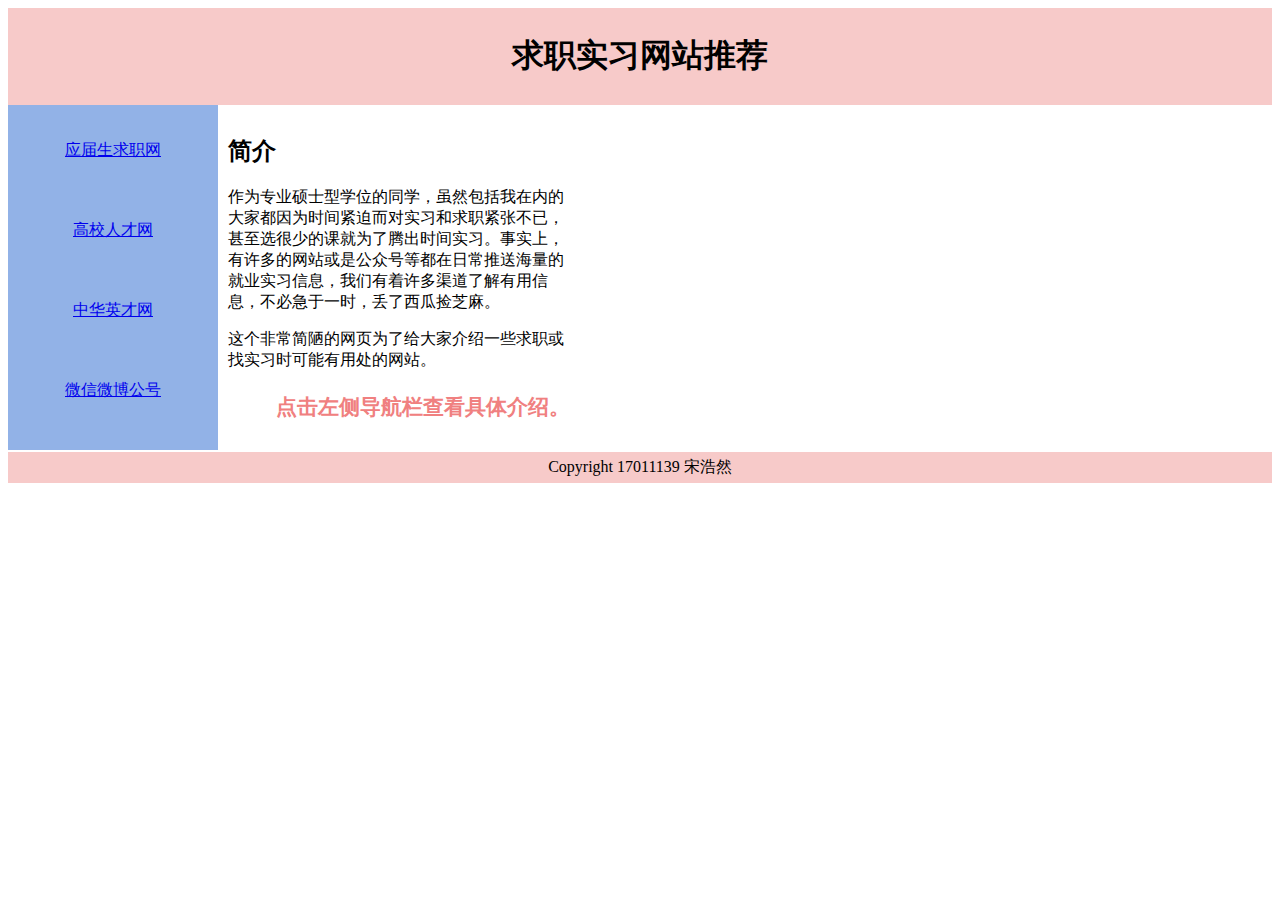
<file: index.html>
<!DOCTYPE html>
<html>

<head>
<style>
#header {
    background-color:rgb(247,202,201);
    color:black;
    text-align:center;
    padding:5px;
}
#nav { 
    line-height:80px;
    background-color:rgb(146,178,231);
    height:335px;
    width:200px;
    float:left;
    text-align:center;
    padding:5px;	      
}
#section {
    width:350px;
    float:left;
    padding:10px;	 	 
}
#footer {
    background-color:rgb(247,202,201);
    color:black;
    clear:both;
    text-align:center;
   padding:5px;	 	 
}
</style>
</head>

<body>

<div id="header">
<h1>求职实习网站推荐</h1>
</div>

<div id="nav">
<a href="index_应届生求职网.html" target="_blank">应届生求职网</a><br>

<a href="index_高校人才网.html" target="_blank">高校人才网</a><br>

<a href="index_中华英才网.html" target="_blank">中华英才网</a><br>

<a href="index_微信微博公号.html" target="_blank">微信微博公号</a><br>
</div>

<div id="section">
<h2>简介</h2>
<p>
    作为专业硕士型学位的同学，虽然包括我在内的大家都因为时间紧迫而对实习和求职紧张不已，甚至选很少的课就为了腾出时间实习。事实上，有许多的网站或是公众号等都在日常推送海量的就业实习信息，我们有着许多渠道了解有用信息，不必急于一时，丢了西瓜捡芝麻。</p>
<p>这个非常简陋的网页为了给大家介绍一些求职或找实习时可能有用处的网站。
</p>
<p style="text-align:center;color:#F08080;margin-left:40px;font-size:16pt;font-weight:bold">
点击左侧导航栏查看具体介绍。
</p>
</div>

<div id="footer">
Copyright 17011139 宋浩然
</div>

</body>
</html>
</file>
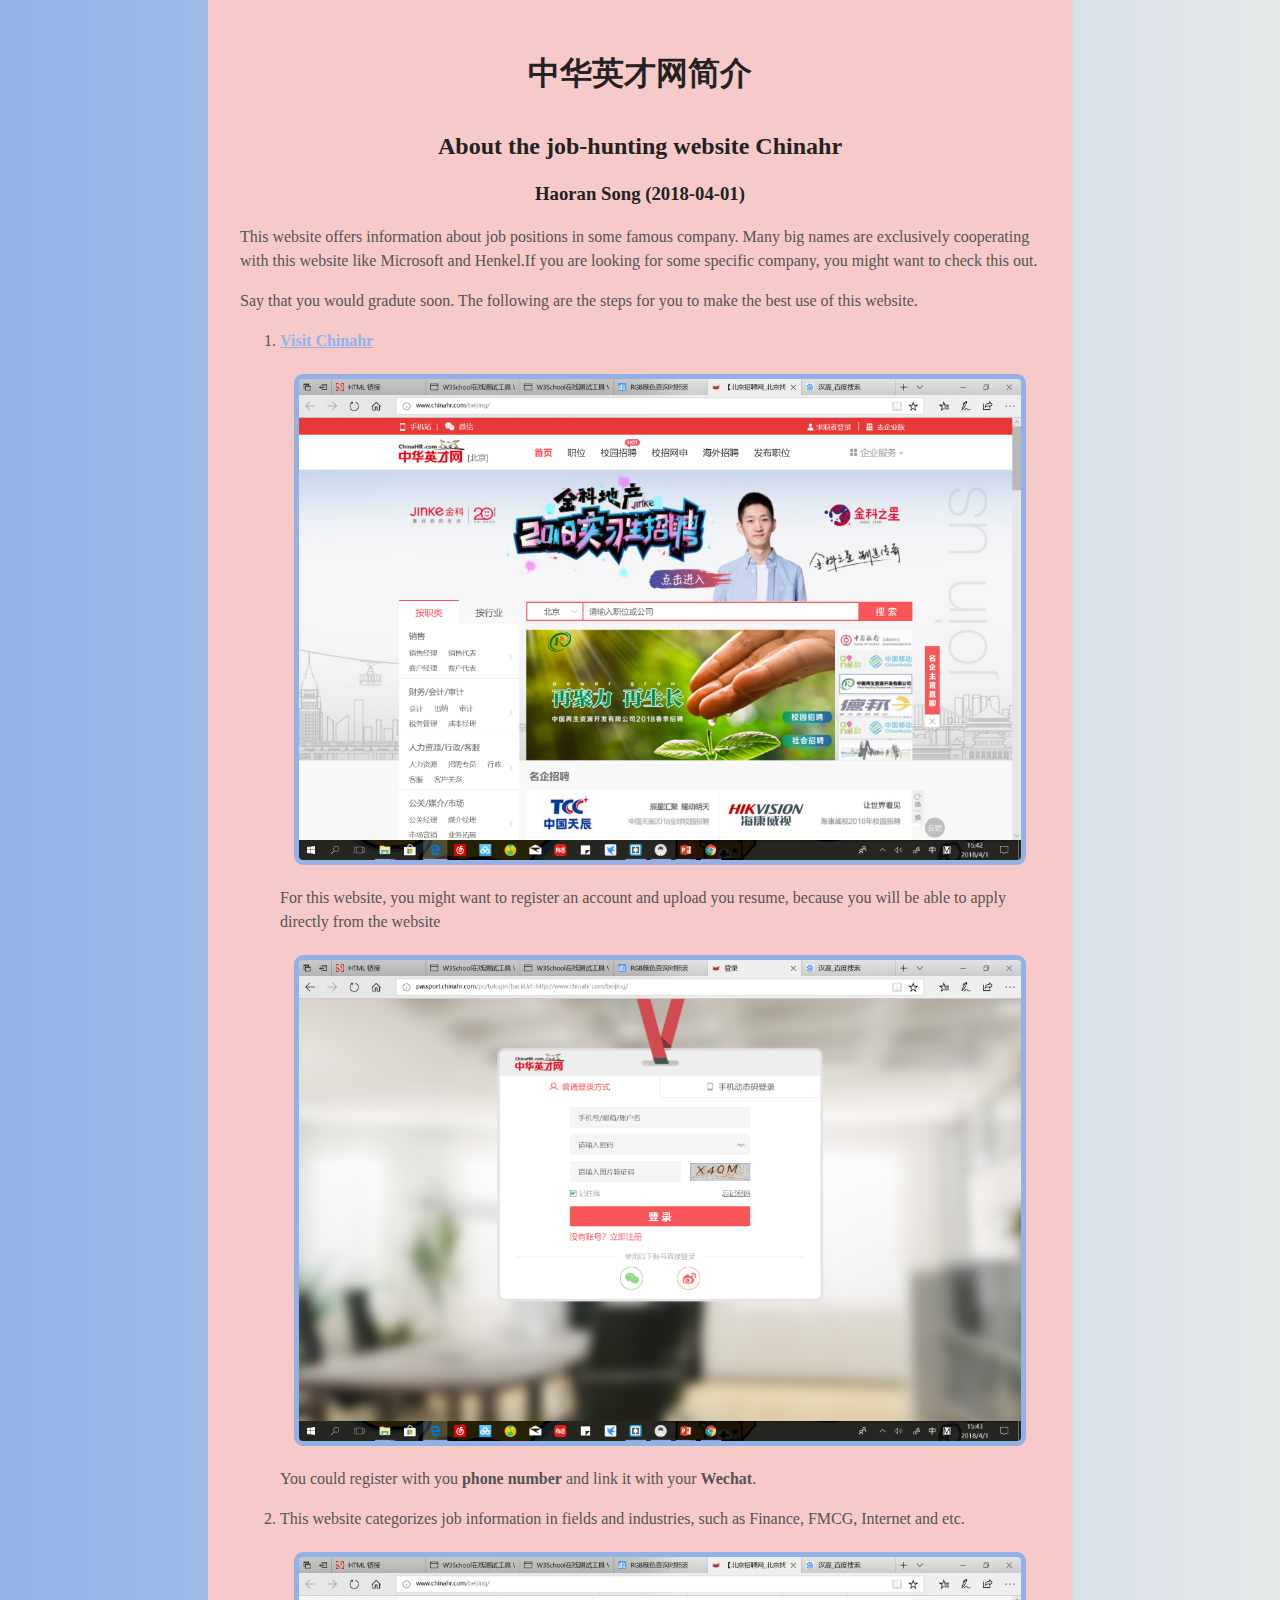
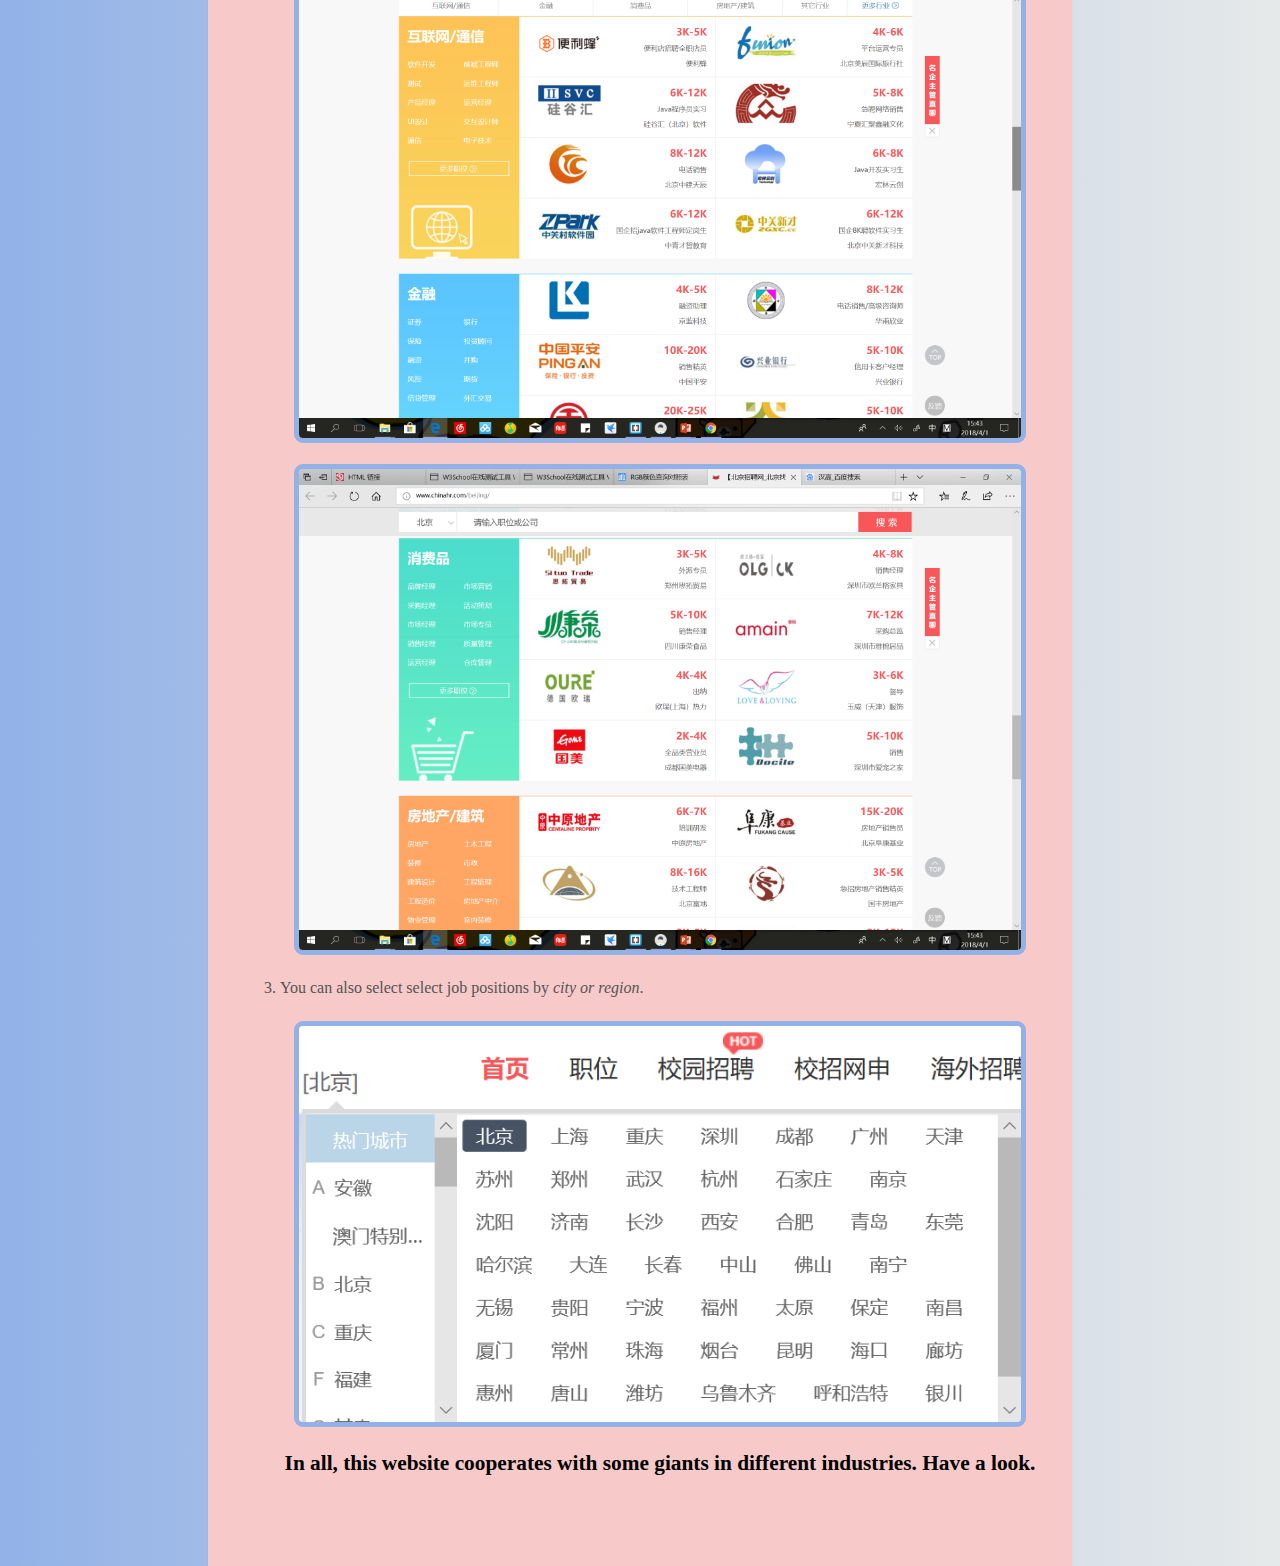
<file: index_中华英才网.html>
<!DOCTYPE html>
<html>
<head>
    <meta charset="utf-8">
    <meta http-equiv="X-UA-Compatible" content="IE=edge">
    <title>中华英才网</title>
    <meta name="description" content="How to use a job-hunting website">
    <meta name="author" content="Haoran Song">
    <link rel="stylesheet" href="style_子页.css">
</head>
<body>
    <h1>中华英才网简介</h1>
    <h2>About the job-hunting website Chinahr</h2>
    <h3>Haoran Song (2018-04-01)</h3>
    <p>This website offers information about job positions in some famous company. Many big names are exclusively cooperating with this website like Microsoft and Henkel.If you are looking for some specific company, you might want to check this out.</p>
    <p>Say that you would gradute soon. The following are the steps for you to make the best use of this website.</p>
    <ol>
        <li>
            <p><a href='http://www.chinahr.com/' target="_blank">Visit Chinahr</a></p>
            <p><img src='images/Chinahr1.png' alt='' /></p>
            <p>For this website, you might want to register an account and upload you resume, because you will be able to apply directly from the website</p>
            <p><img src='images/Chinahr4.png' alt='' /></p>
            <p>You could register with you <strong>phone number</strong> and link it with your <strong>Wechat</strong>.</p>
        </li>
        <li>
            <p>This website categorizes job information in fields and industries, such as Finance, FMCG, Internet and etc.
             <p><img src='images/Chinahr2.png' alt='' /></p>
             <p><img src='images/Chinahr3.png' alt='' /></p>
        </li>
        <li>
            <p>You can also select select job positions by <em>city or region</em>. </p>
            <p><img src='images/Chinahr5.png' alt='' />
        </li>
        <p style="text-align:center;color:#000000;font-size:16pt;font-weight:bold">In all, this website cooperates with some giants in different industries. Have a look.
        </p>
</file>
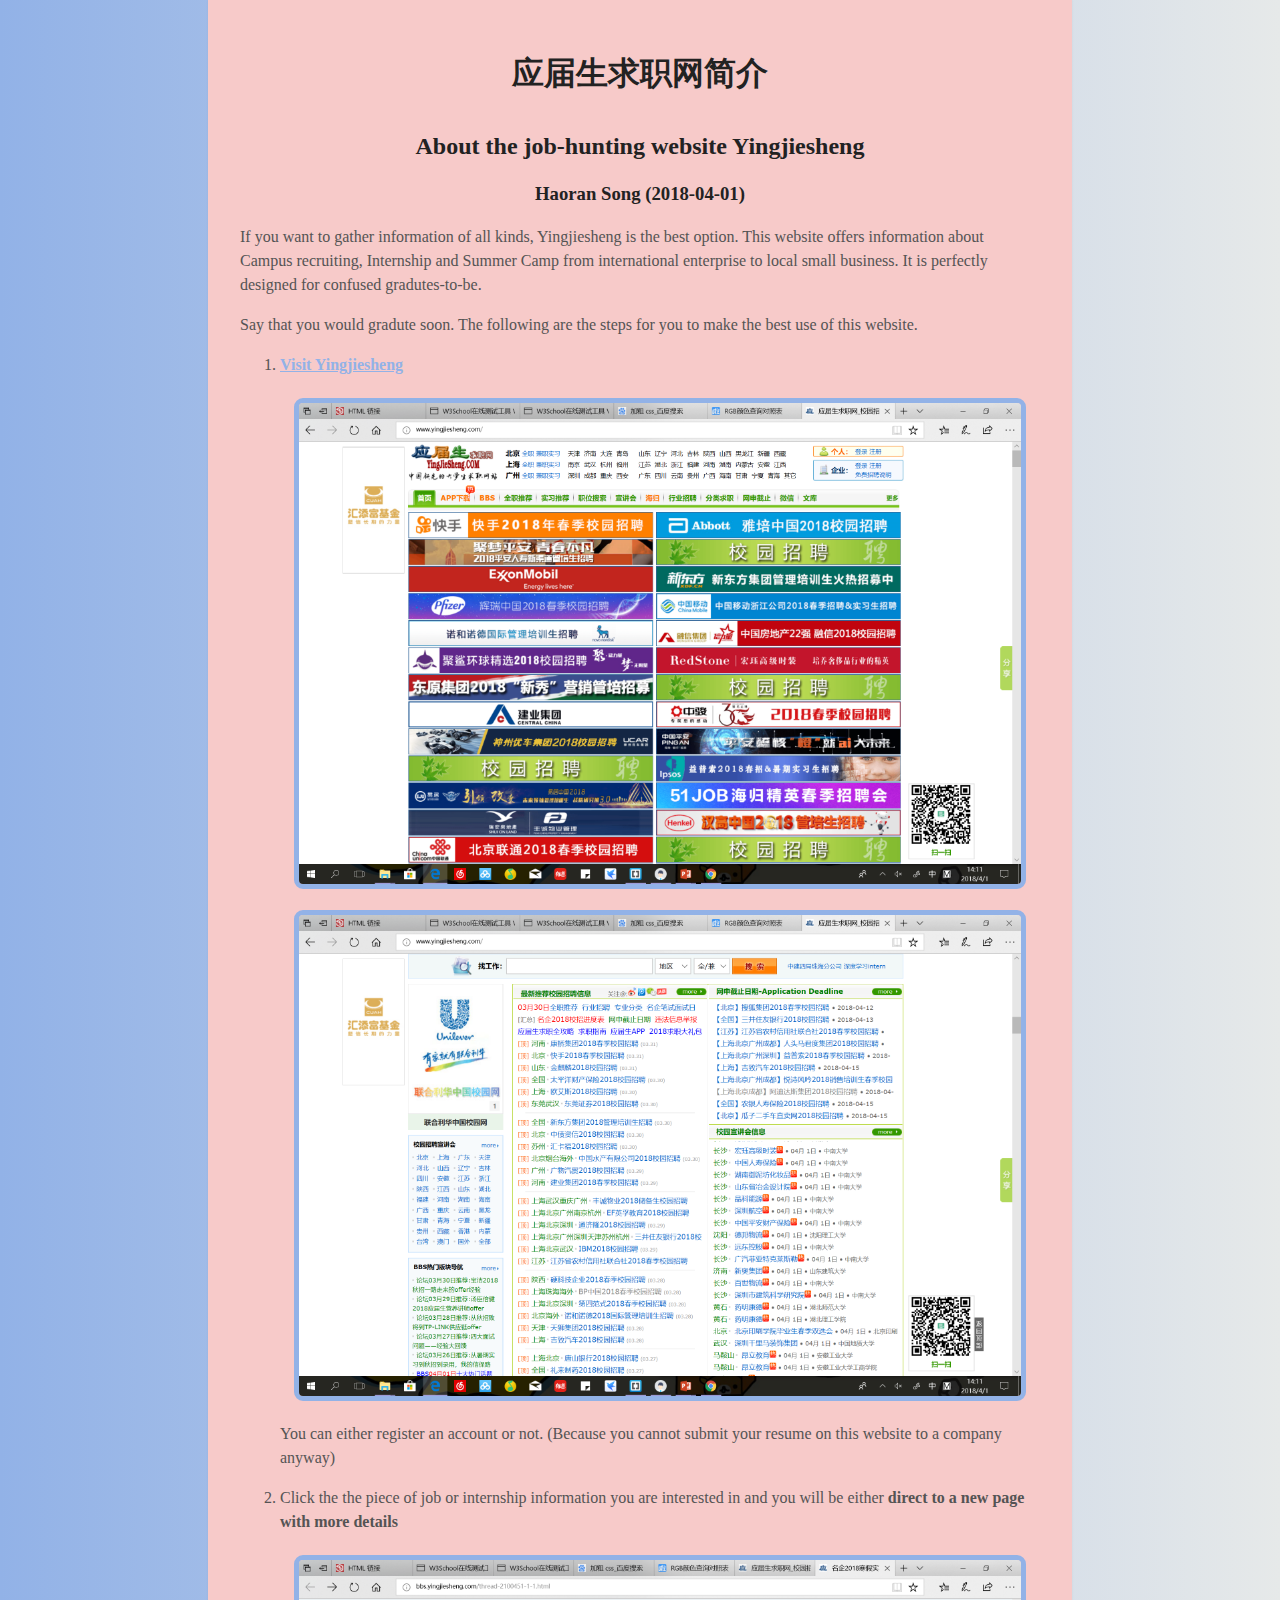
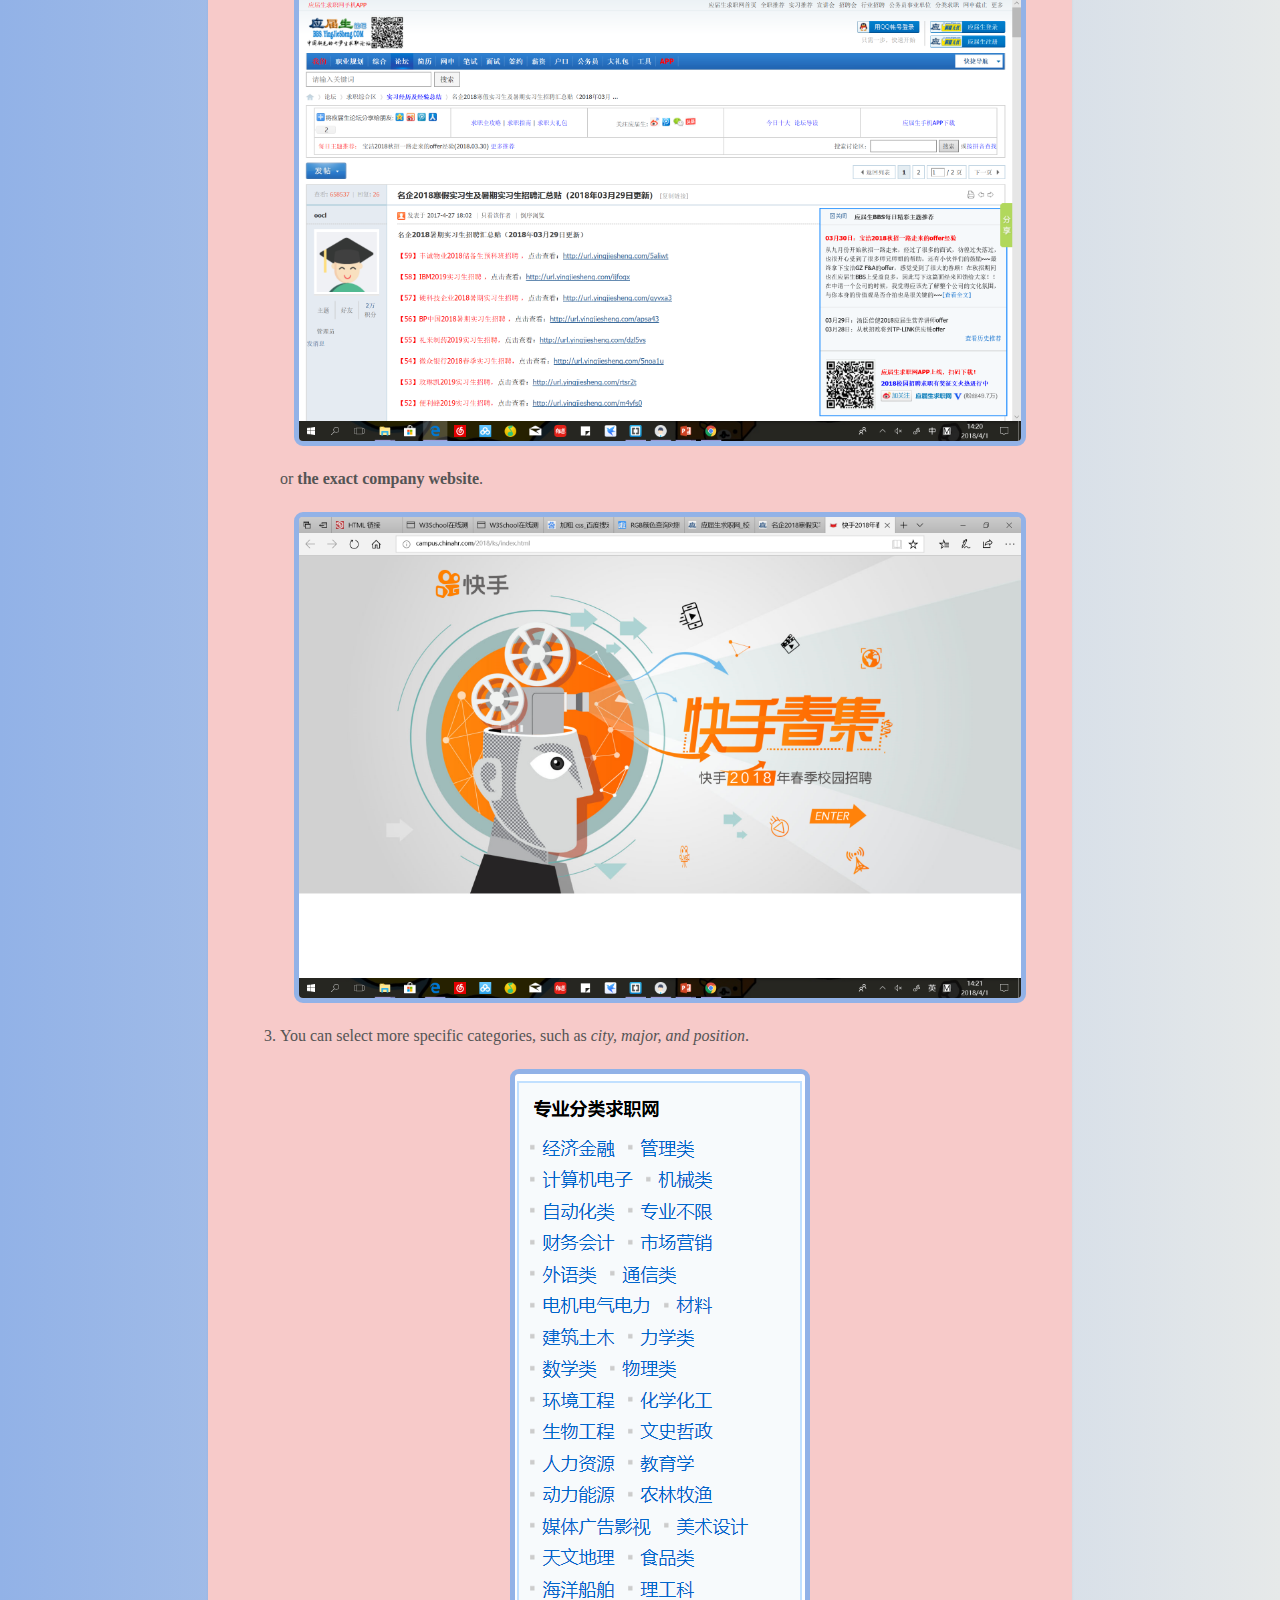
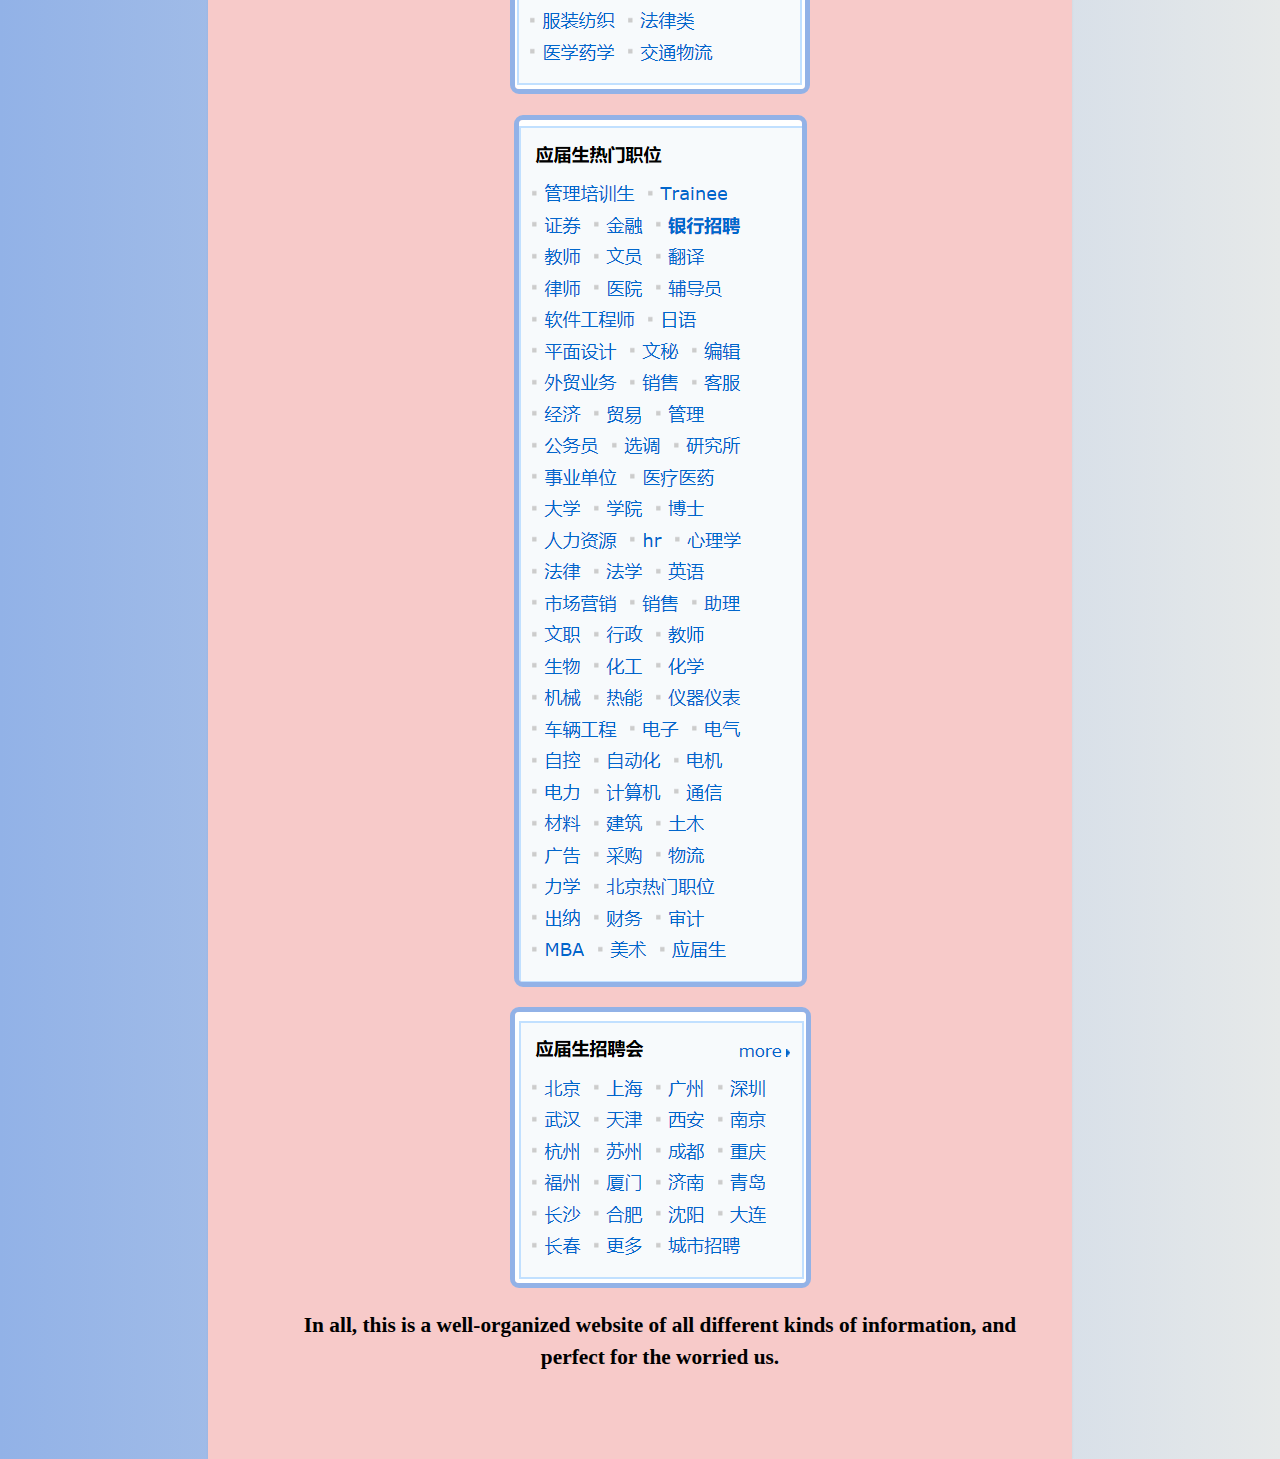
<file: index_应届生求职网.html>
<!DOCTYPE html>
<html>
<head>
    <meta charset="utf-8">
    <meta http-equiv="X-UA-Compatible" content="IE=edge">
    <title>应届生求职网</title>
    <meta name="description" content="How to use a job-hunting website">
    <meta name="author" content="Haoran Song">
    <link rel="stylesheet" href="style_子页.css">
</head>
<body>
    <h1>应届生求职网简介</h1>
    <h2>About the job-hunting website Yingjiesheng</h2>
    <h3>Haoran Song (2018-04-01)</h3>
    <p>If you want to gather information of all kinds, Yingjiesheng is the best option. This website offers information about Campus recruiting, Internship and Summer Camp from international enterprise to local small business. It is perfectly designed for confused gradutes-to-be.</p>
    <p>Say that you would gradute soon. The following are the steps for you to make the best use of this website.</p>
    <ol>
        <li>
            <p><a href='http://www.yingjiesheng.com/' target="_blank">Visit Yingjiesheng</a></p>
            <p><img src='images/Yingjiesheng1.png' alt='' /></p>
             <p><img src='images/Yingjiesheng2.png' alt='' /></p>
            <p>You can either register an account or not. (Because you cannot submit your resume on this website to a company anyway)</p>
        </li>
        <li>
            <p>Click the the piece of job or internship information you are interested in and you will be either <strong>direct to a new page with more details</strong>
             <p><img src='images/Yingjiesheng3.png' alt='' /></p>
             or <strong>the exact company website</strong>.
             <p><img src='images/Yingjiesheng4.png' alt='' /></p>
        </li>
        <li>
            <p>You can select more specific categories, such as <em>city, major, and position</em>. </p>
            <p><img src='images/Yingjiesheng5.png' alt='' />
            <img src='images/Yingjiesheng6.png' alt='' />
            <img src='images/Yingjiesheng7.png' alt='' /></p>
        </li>
        <p style="text-align:center;color:#000000;font-size:16pt;font-weight:bold">In all, this is a well-organized website of all different kinds of information, and perfect for the worried us.
        </p>
</file>
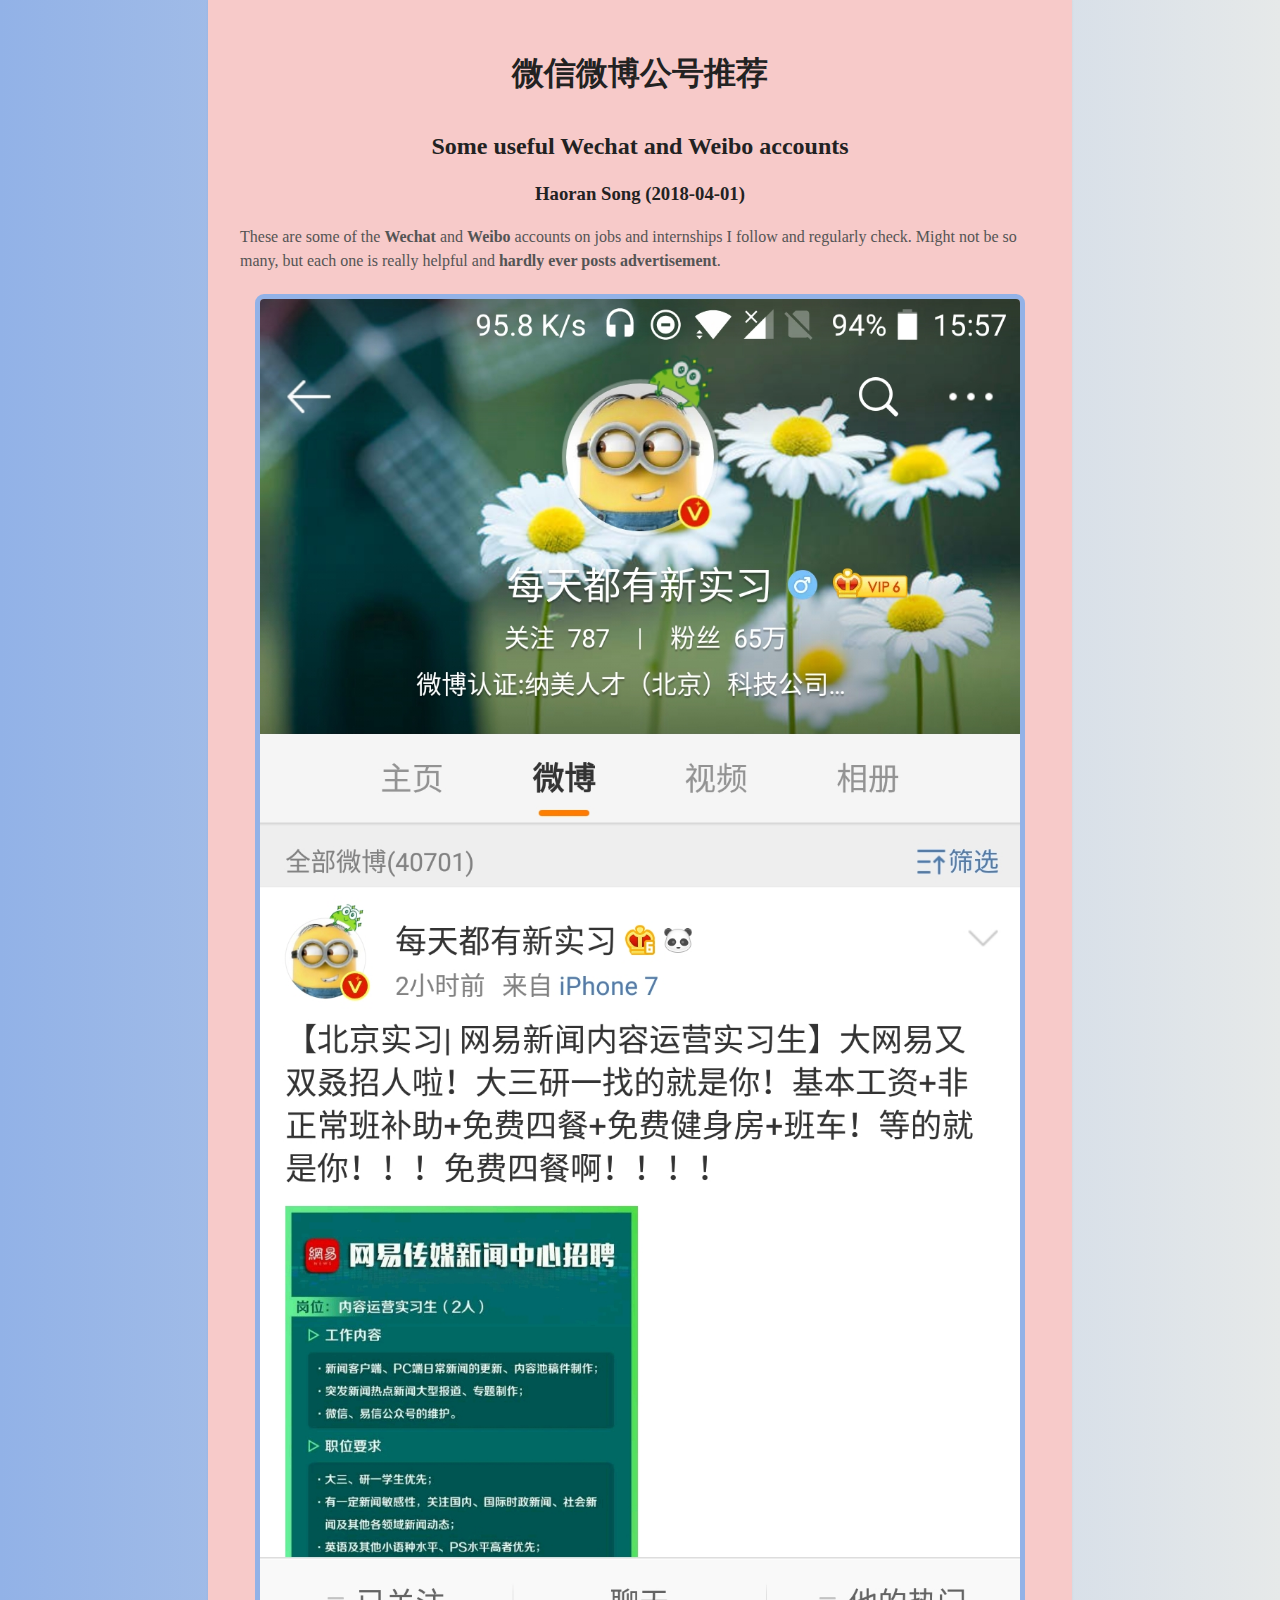
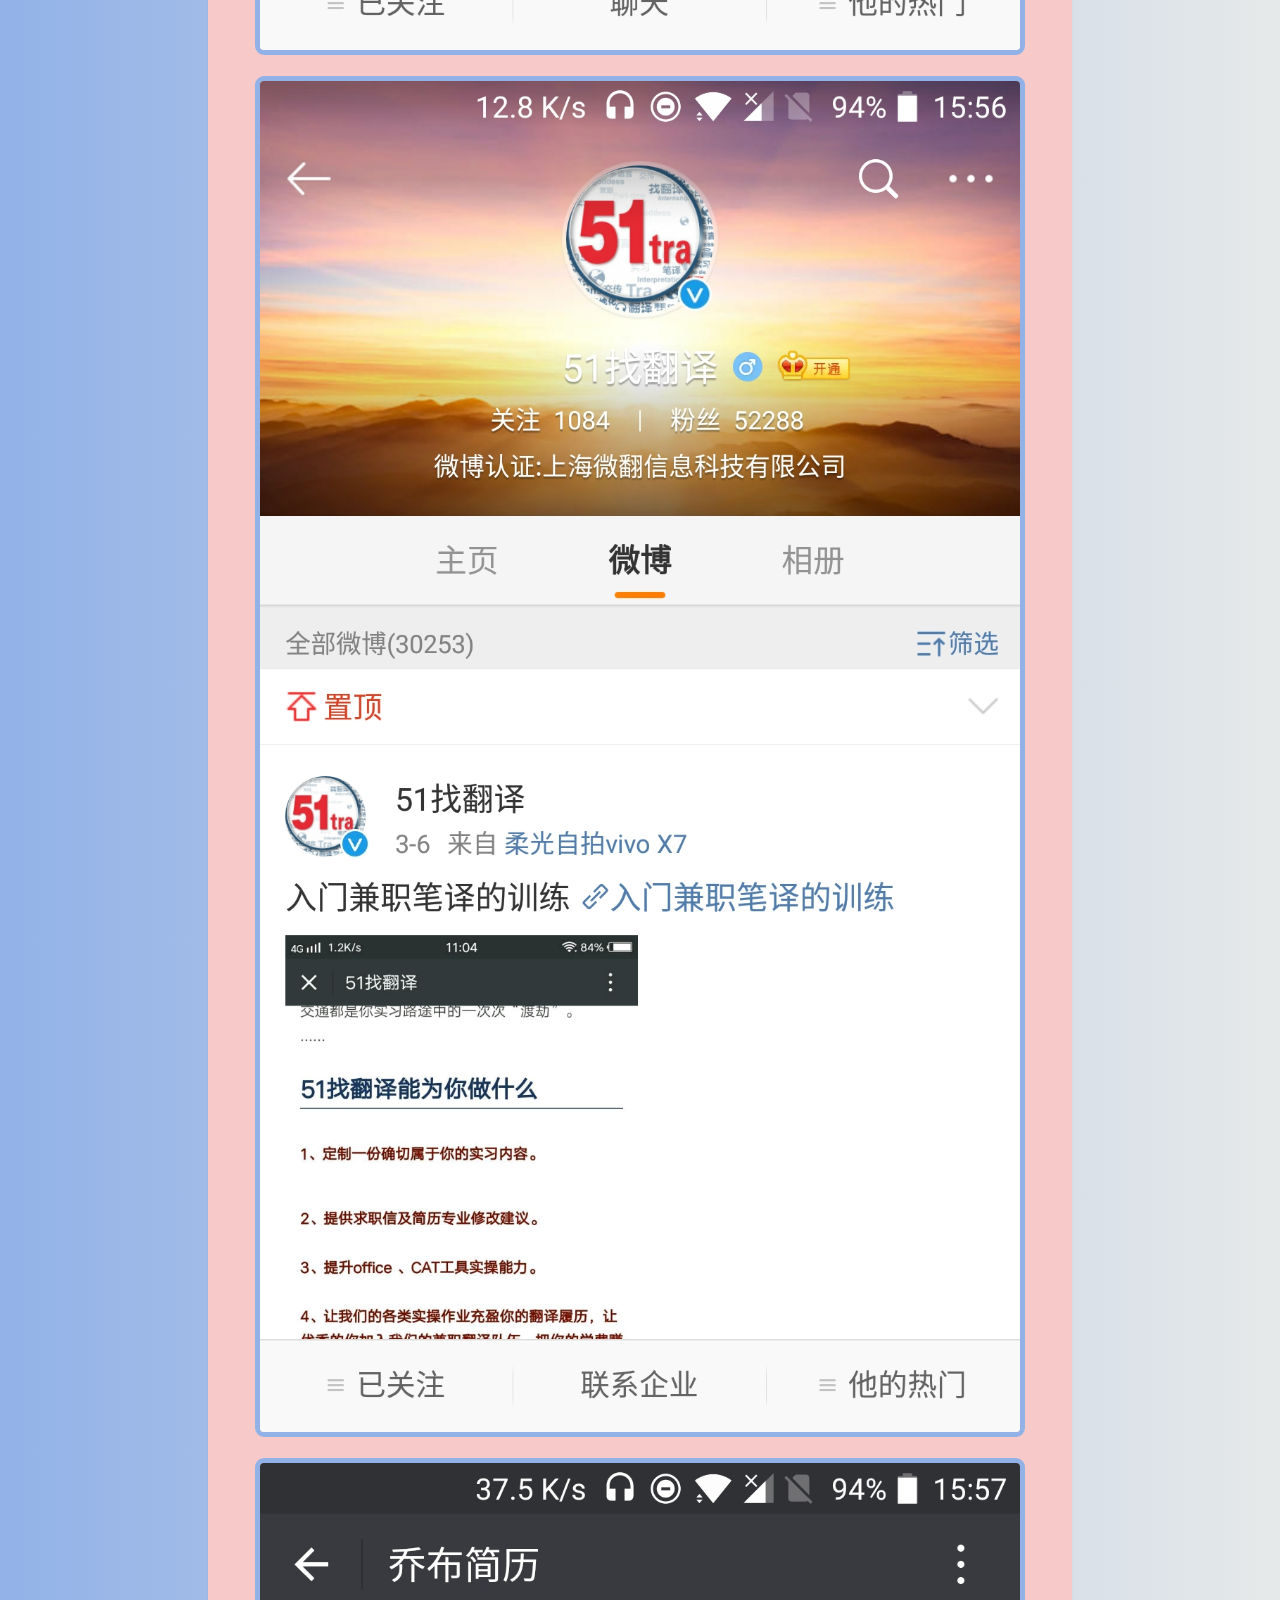
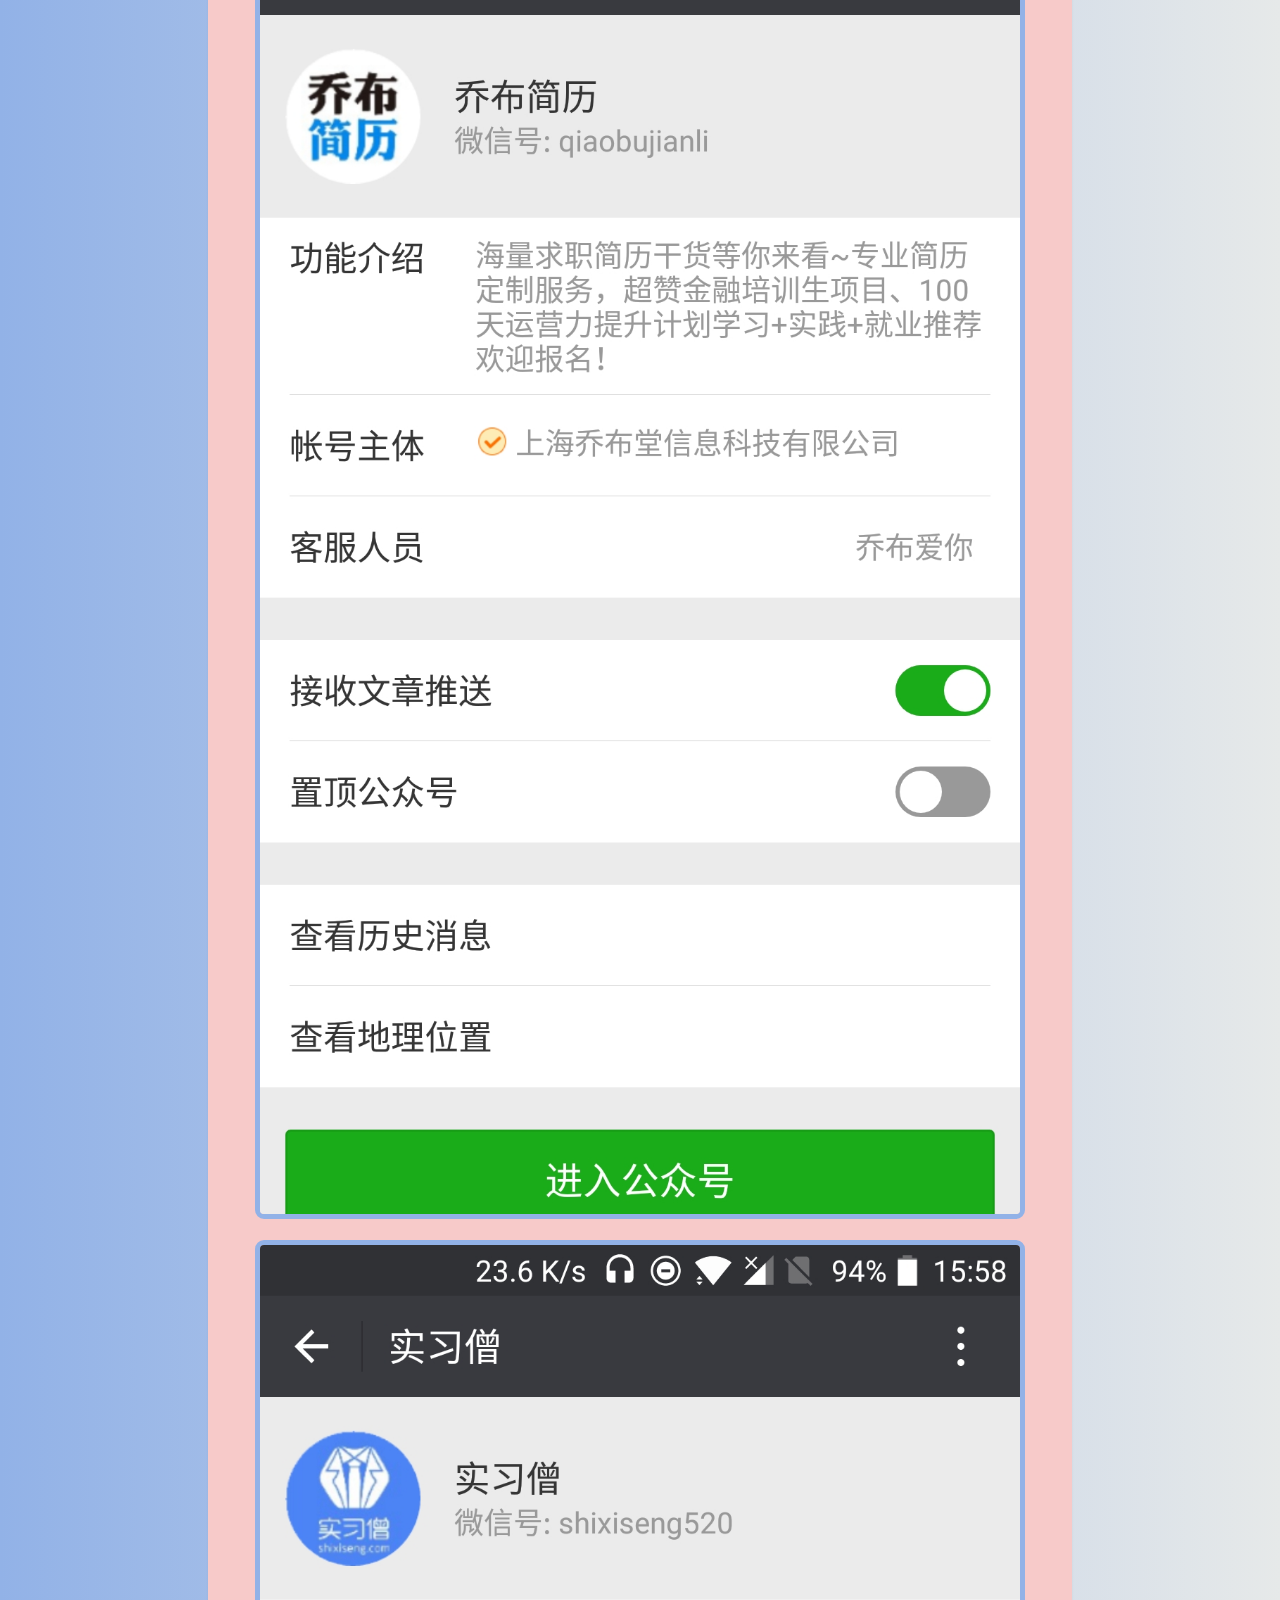
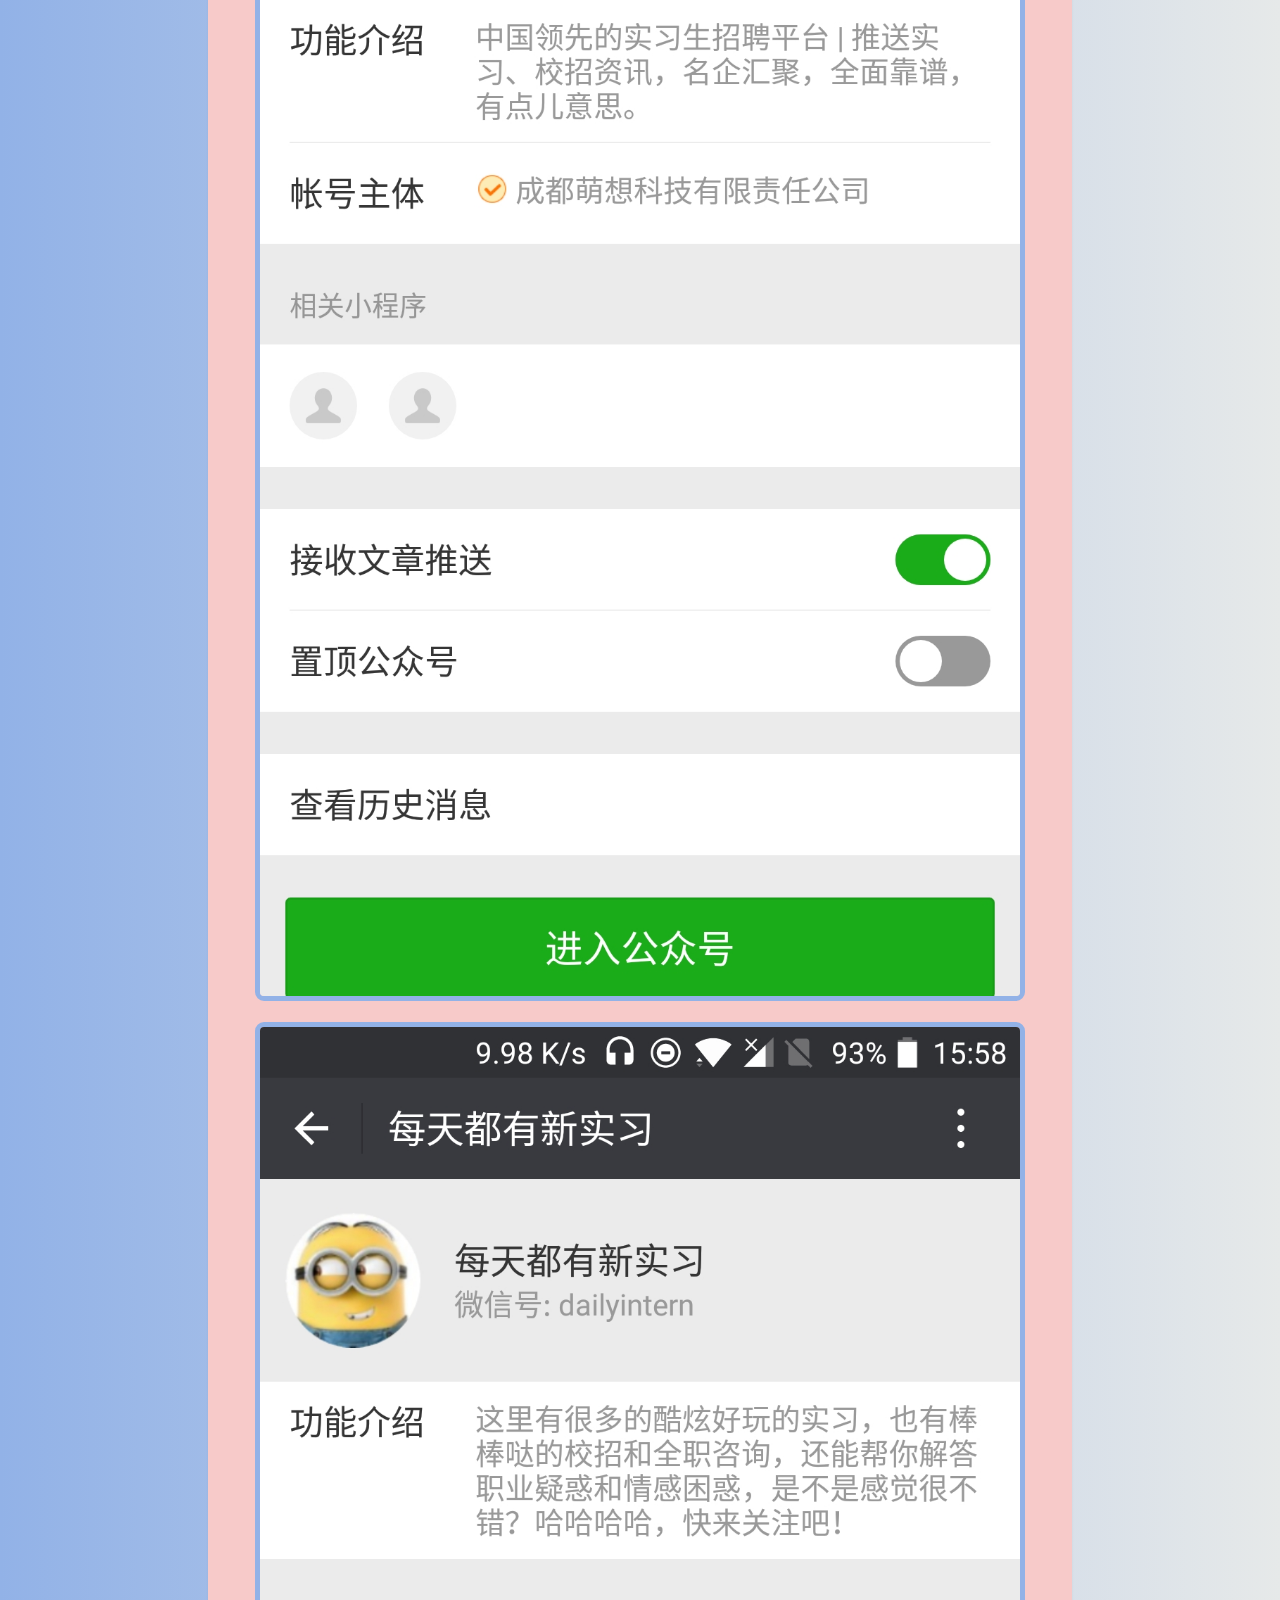
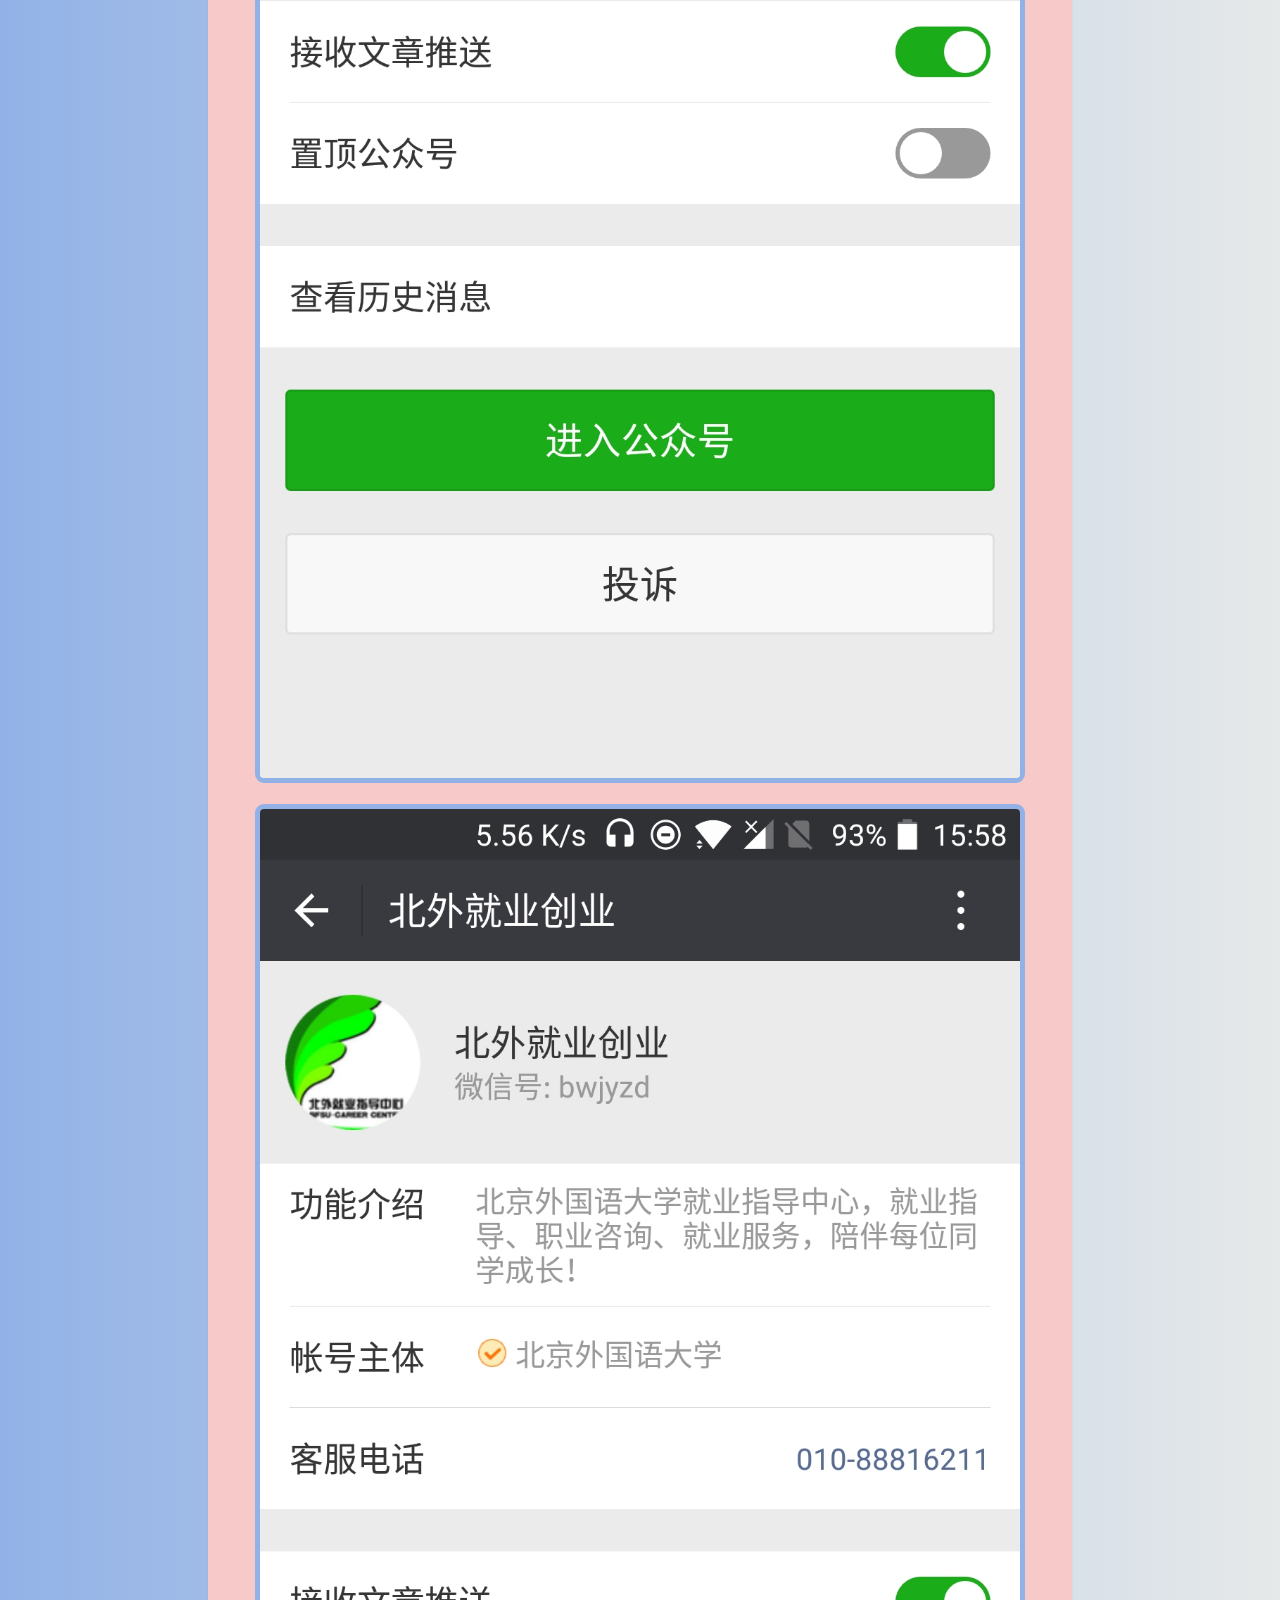
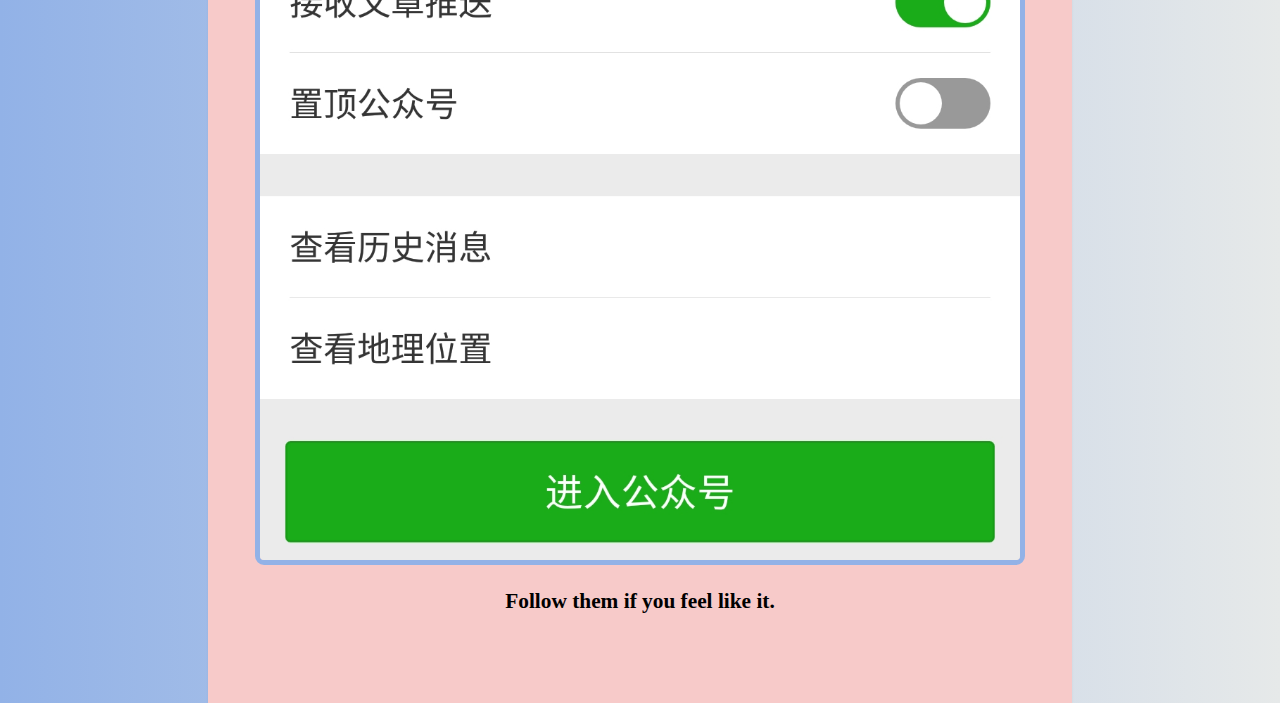
<file: index_微信微博公号.html>
<!DOCTYPE html>
<html>
<head>
    <meta charset="utf-8">
    <meta http-equiv="X-UA-Compatible" content="IE=edge">
    <title>微信微博公号</title>
    <meta name="description" content="How to use a job-hunting website">
    <meta name="author" content="Haoran Song">
    <link rel="stylesheet" href="style_子页.css">
</head>
<body>
    <h1>微信微博公号推荐</h1>
    <h2>Some useful Wechat and Weibo accounts</h2>
    <h3>Haoran Song (2018-04-01)</h3>
    <p>These are some of the <strong>Wechat</strong> and <strong>Weibo</strong> accounts on jobs and internships I follow and regularly check. Might not be so many, but each one is really helpful and <italic><strong>hardly ever posts advertisement</strong></italic>.</p>
            <p><img src='images/Account1.jpg' alt='' /></p>
            <p><img src='images/Account2.jpg' alt='' /></p>
            <p><img src='images/Account3.jpg' alt='' /></p>
            <p><img src='images/Account4.jpg' alt='' /></p>
            <p><img src='images/Account5.jpg' alt='' /></p>
            <p><img src='images/Account6.jpg' alt='' /></p>
        <p style="text-align:center;color:#000000;font-size:16pt;font-weight:bold">Follow them if you feel like it.
        </p>
</file>
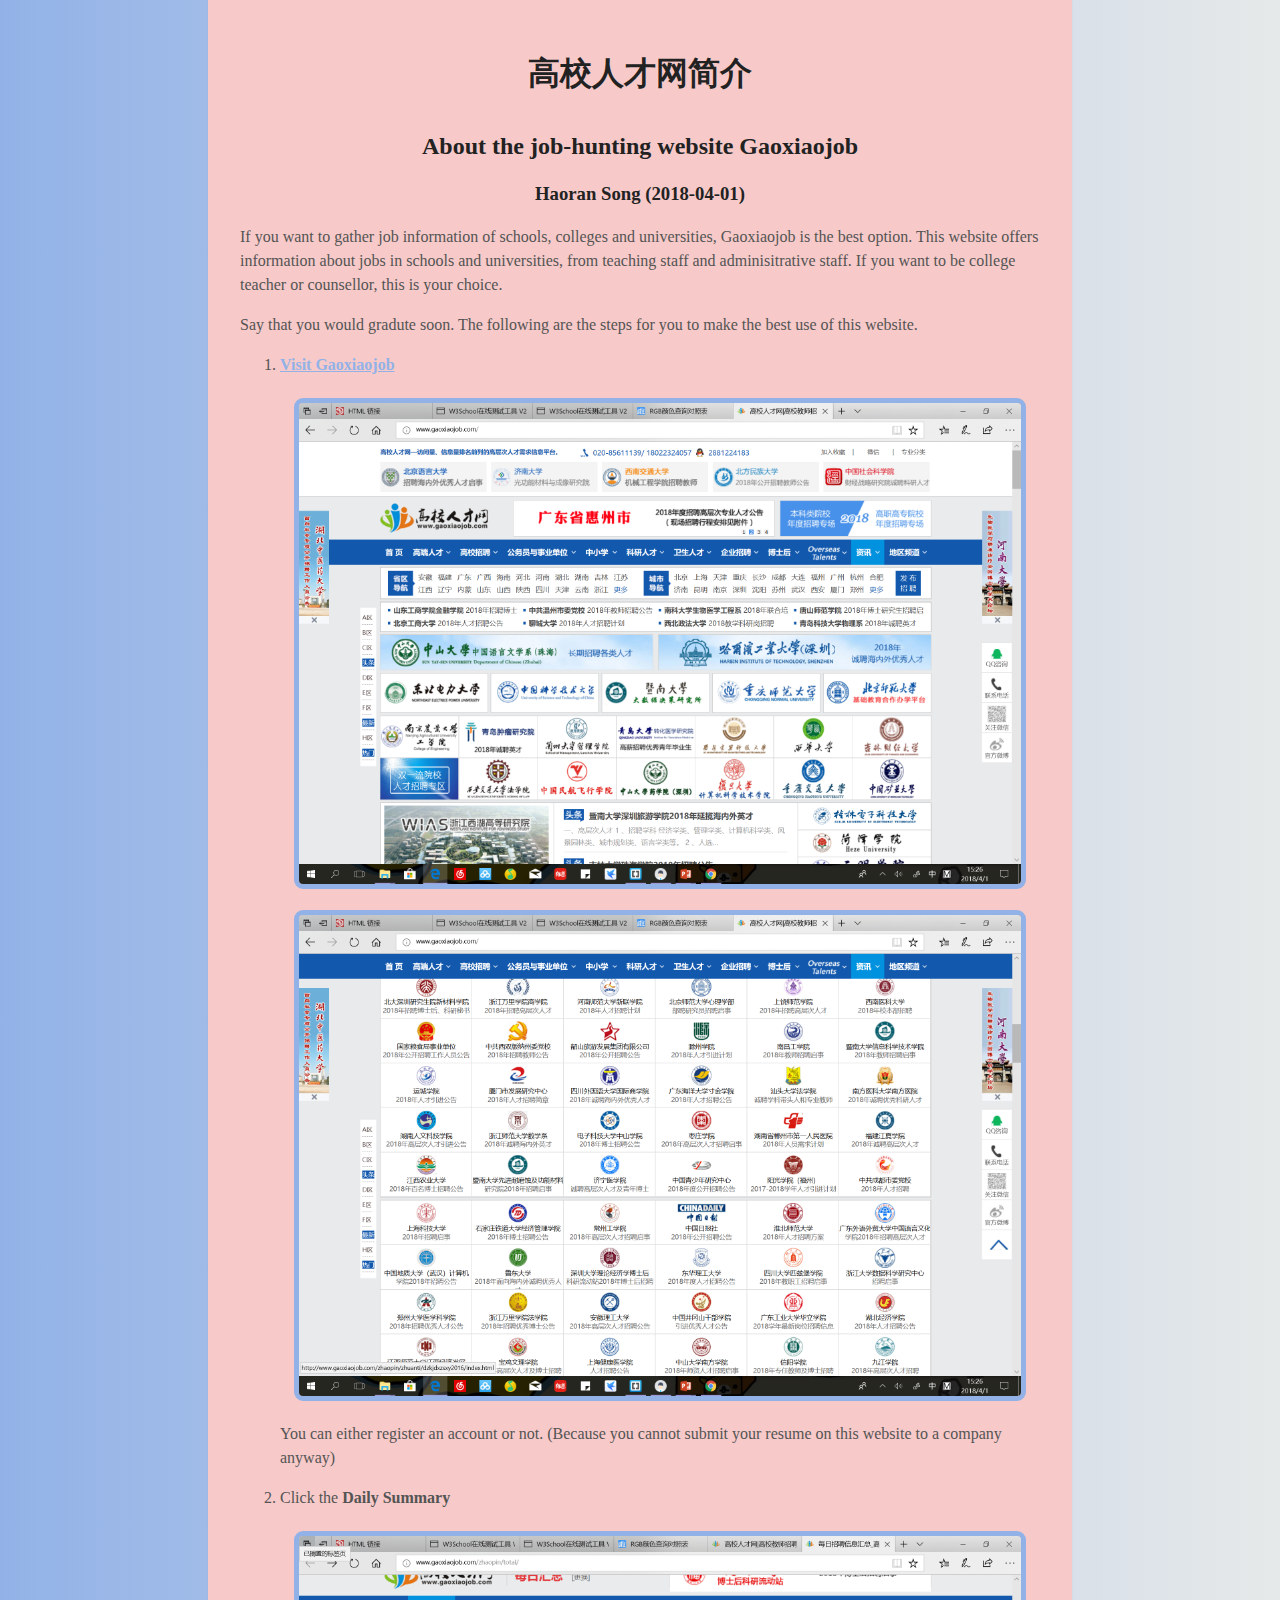
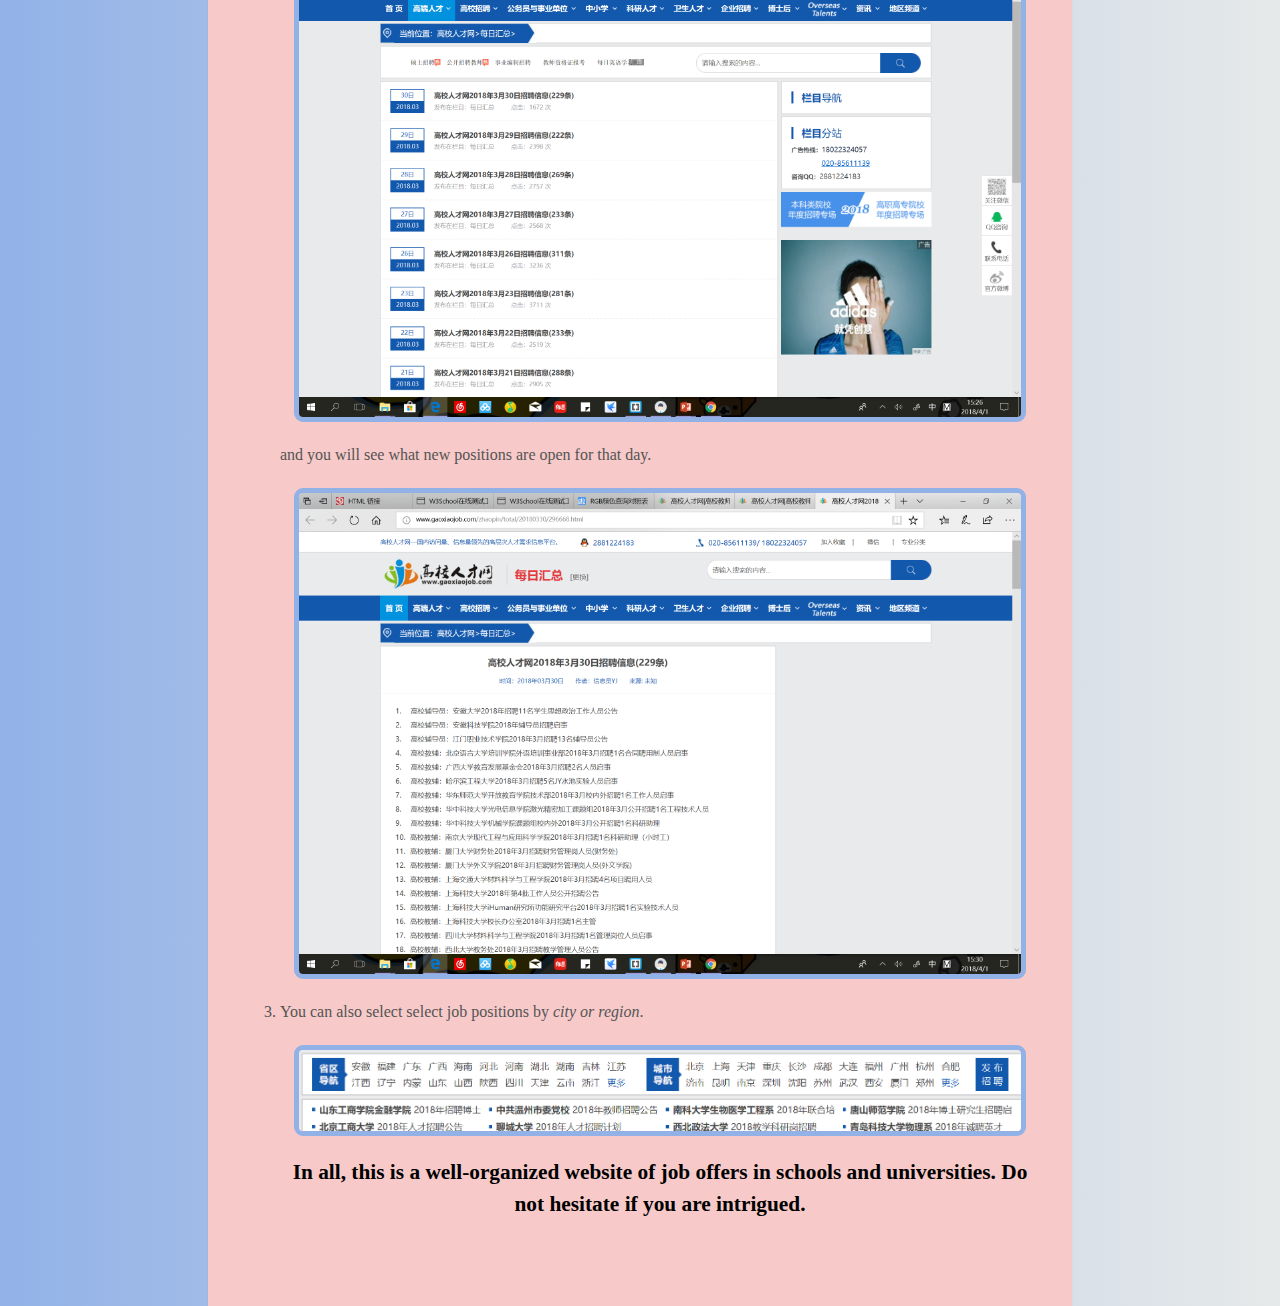
<file: index_高校人才网.html>
<!DOCTYPE html>
<html>
<head>
    <meta charset="utf-8">
    <meta http-equiv="X-UA-Compatible" content="IE=edge">
    <title>高校人才网</title>
    <meta name="description" content="How to use a job-hunting website">
    <meta name="author" content="Haoran Song">
    <link rel="stylesheet" href="style_子页.css">
</head>
<body>
    <h1>高校人才网简介</h1>
    <h2>About the job-hunting website Gaoxiaojob</h2>
    <h3>Haoran Song (2018-04-01)</h3>
    <p>If you want to gather job information of schools, colleges and universities, Gaoxiaojob is the best option. This website offers information about jobs in schools and universities, from teaching staff and adminisitrative staff. If you want to be college teacher or counsellor, this is your choice.</p>
    <p>Say that you would gradute soon. The following are the steps for you to make the best use of this website.</p>
    <ol>
        <li>
            <p><a href='http://www.gaoxiaojob.com/' target="_blank">Visit Gaoxiaojob</a></p>
            <p><img src='images/Gaoxiaojob1.png' alt='' /></p>
             <p><img src='images/Gaoxiaojob2.png' alt='' /></p>
            <p>You can either register an account or not. (Because you cannot submit your resume on this website to a company anyway)</p>
        </li>
        <li>
            <p>Click the <strong>Daily Summary</strong>
             <p><img src='images/Gaoxiaojob3.png' alt='' /></p>
             and you will see what new positions are open for that day.
             <p><img src='images/Gaoxiaojob4.png' alt='' /></p>
        </li>
        <li>
            <p>You can also select select job positions by <em>city or region</em>. </p>
            <p><img src='images/Gaoxiaojob5.png' alt='' />
        </li>
        <p style="text-align:center;color:#000000;font-size:16pt;font-weight:bold">In all, this is a well-organized website of job offers in schools and universities. Do not hesitate if you are intrigued.
        </p>
</file>
<file: style_子页.css>
html {
    background: rgb(146,178,231);
    background-image: linear-gradient(270deg, rgb(230, 233, 233) 0%, rgb(146,178,231) 100%);
}

body {
    background: rgb(247,202,201);
    box-shadow: 0 0 2px rgba(0, 0, 0, 0.06);
    color: #545454;
    font-family: "Times New Roman", Helvetica, Arial, sans-serif;
    font-size: 16px;
    line-height: 1.5;
    margin: 0 auto;
    max-width: 800px;
    padding: 2em 2em 4em;
}

h1, h2, h3 {
    color: #222;
    font-weight: 900;
    line-height: 1.3;
    text-align: center;
}

h2 {
    margin-top: 1.5em;
}

a {
    color: rgb(146,178,231);
    font-weight: bold;
}

b, strong {
    font-weight: 700;
}

img {
    animation: colorize 2s cubic-bezier(0, 0, .78, .36) 1;
    background: transparent;
    border: 5px solid rgba(146, 178, 231, 1);
    border-radius: 9px;
    display: block;
    margin: 1.3em auto;
    max-width: 95%;
}
</file>
